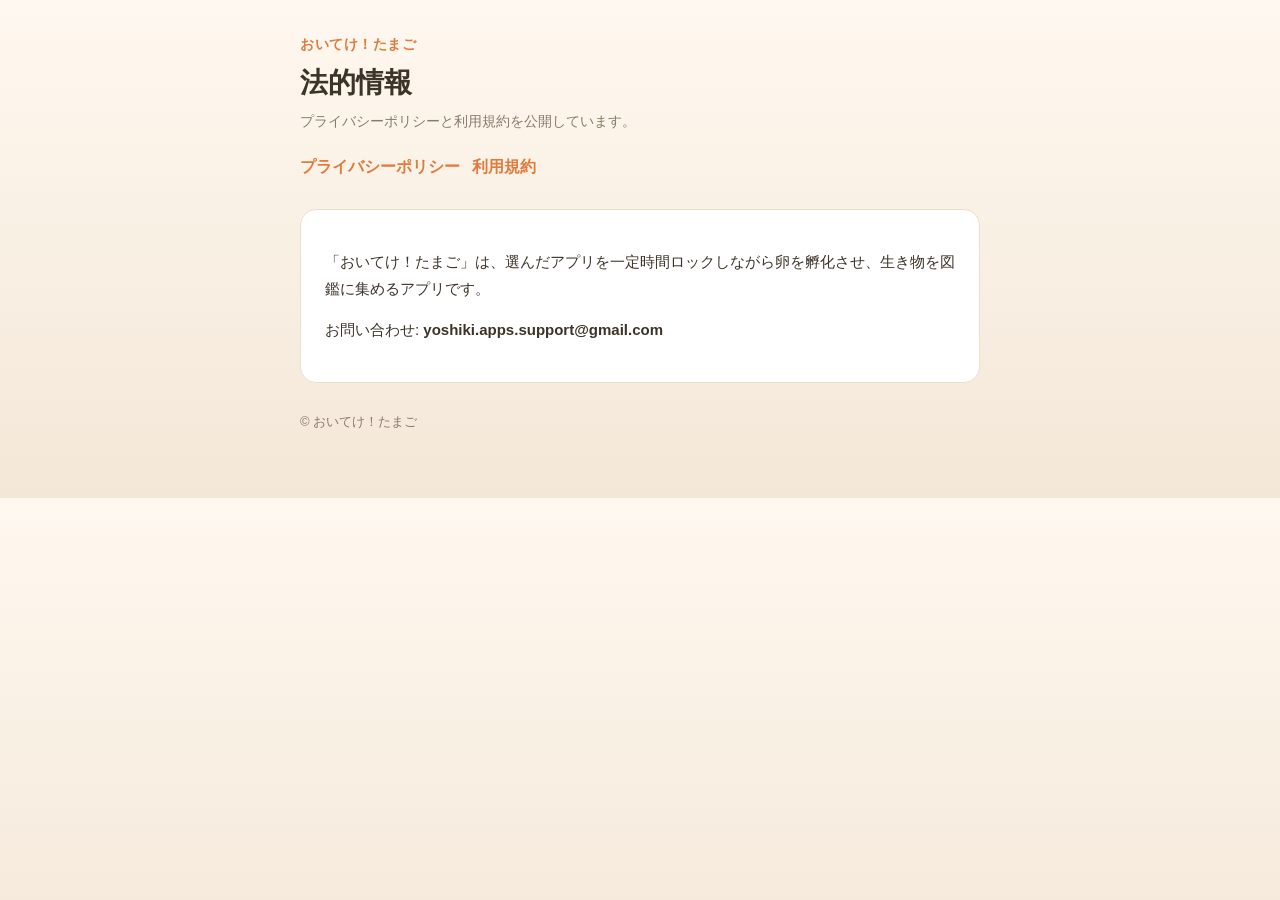
<file: index.html>
<!DOCTYPE html>
<html lang="ja">
  <head>
    <meta charset="utf-8" />
    <meta name="viewport" content="width=device-width, initial-scale=1" />
    <title>おいてけ！たまご 法的情報</title>
    <link rel="stylesheet" href="./styles.css" />
  </head>
  <body>
    <main>
      <header>
        <p class="brand">おいてけ！たまご</p>
        <h1>法的情報</h1>
        <p class="meta">プライバシーポリシーと利用規約を公開しています。</p>
        <nav>
          <a href="./privacy.html">プライバシーポリシー</a>
          <a href="./terms.html">利用規約</a>
        </nav>
      </header>
      <section class="card">
        <p>
          「おいてけ！たまご」は、選んだアプリを一定時間ロックしながら卵を孵化させ、生き物を図鑑に集めるアプリです。
        </p>
        <p>
          お問い合わせ: <strong>yoshiki.apps.support@gmail.com</strong>
        </p>
      </section>
      <footer>© おいてけ！たまご</footer>
    </main>
  </body>
</html>
</file>
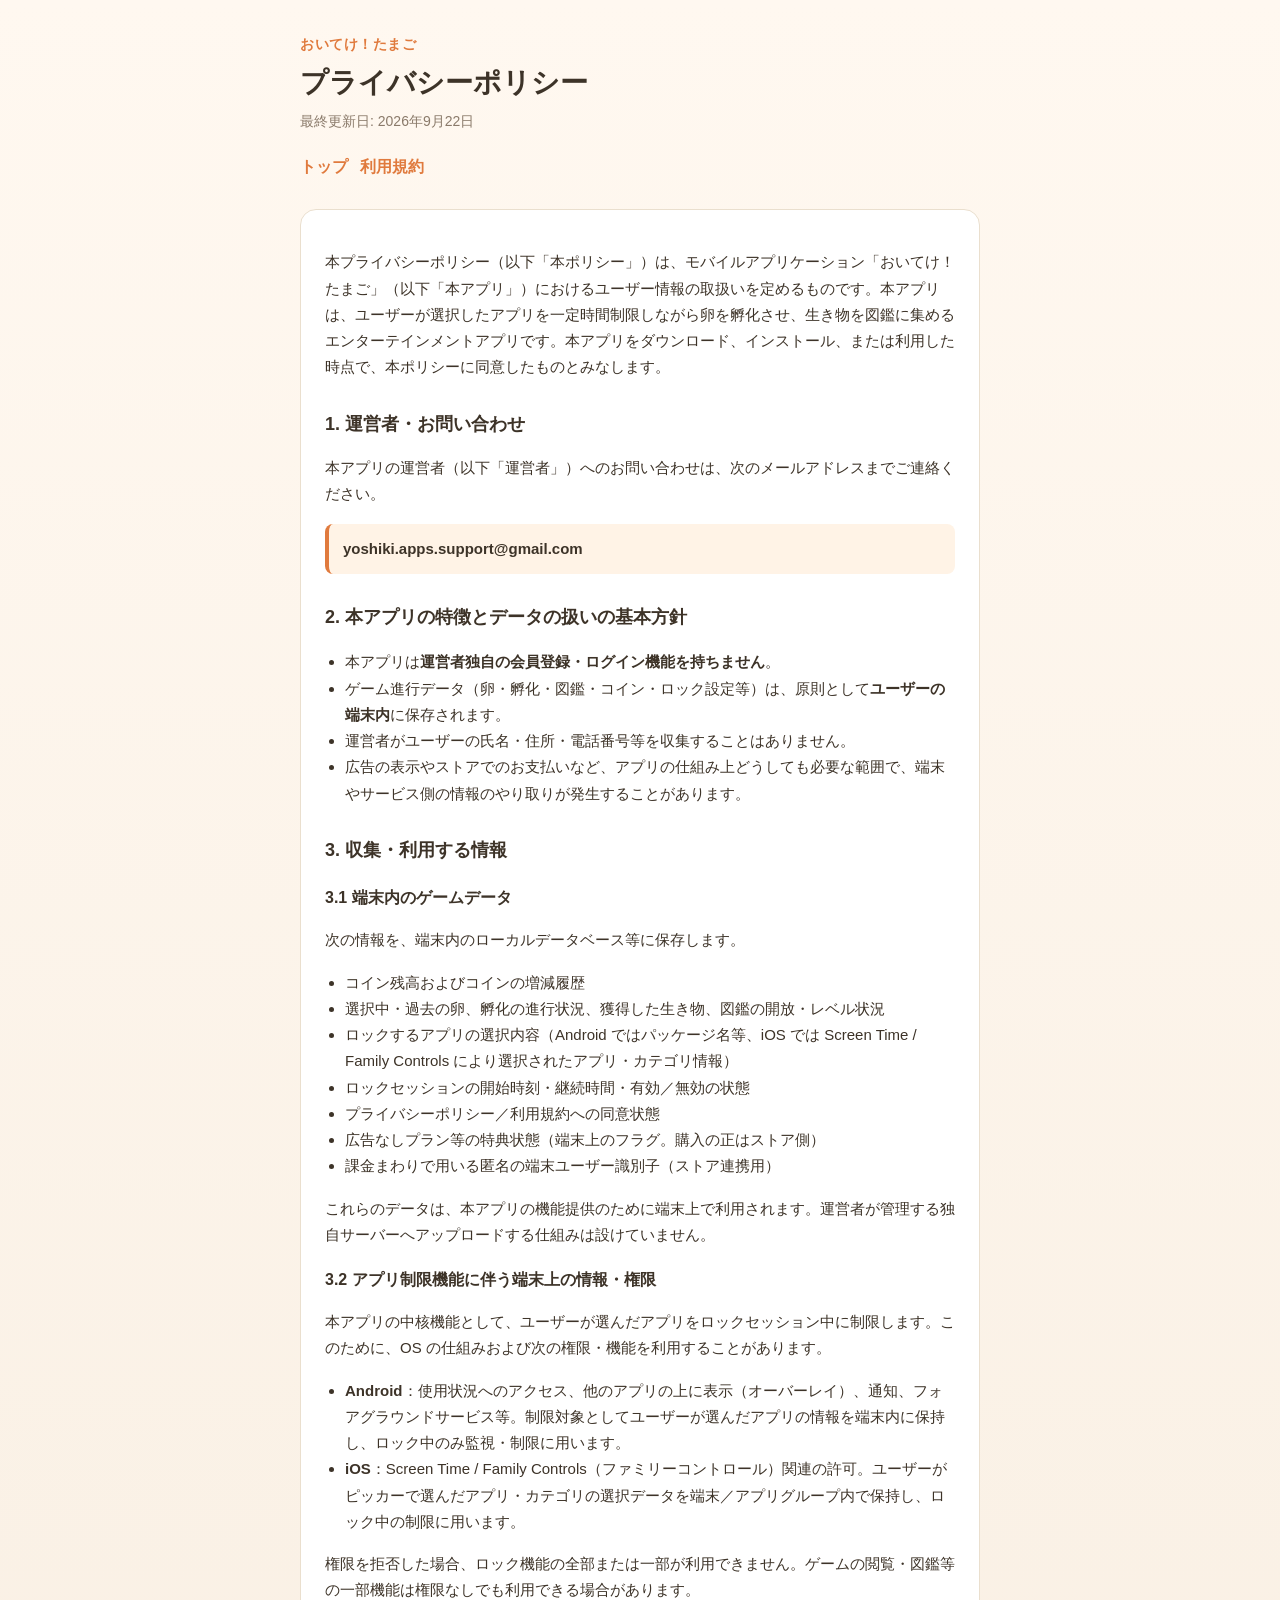
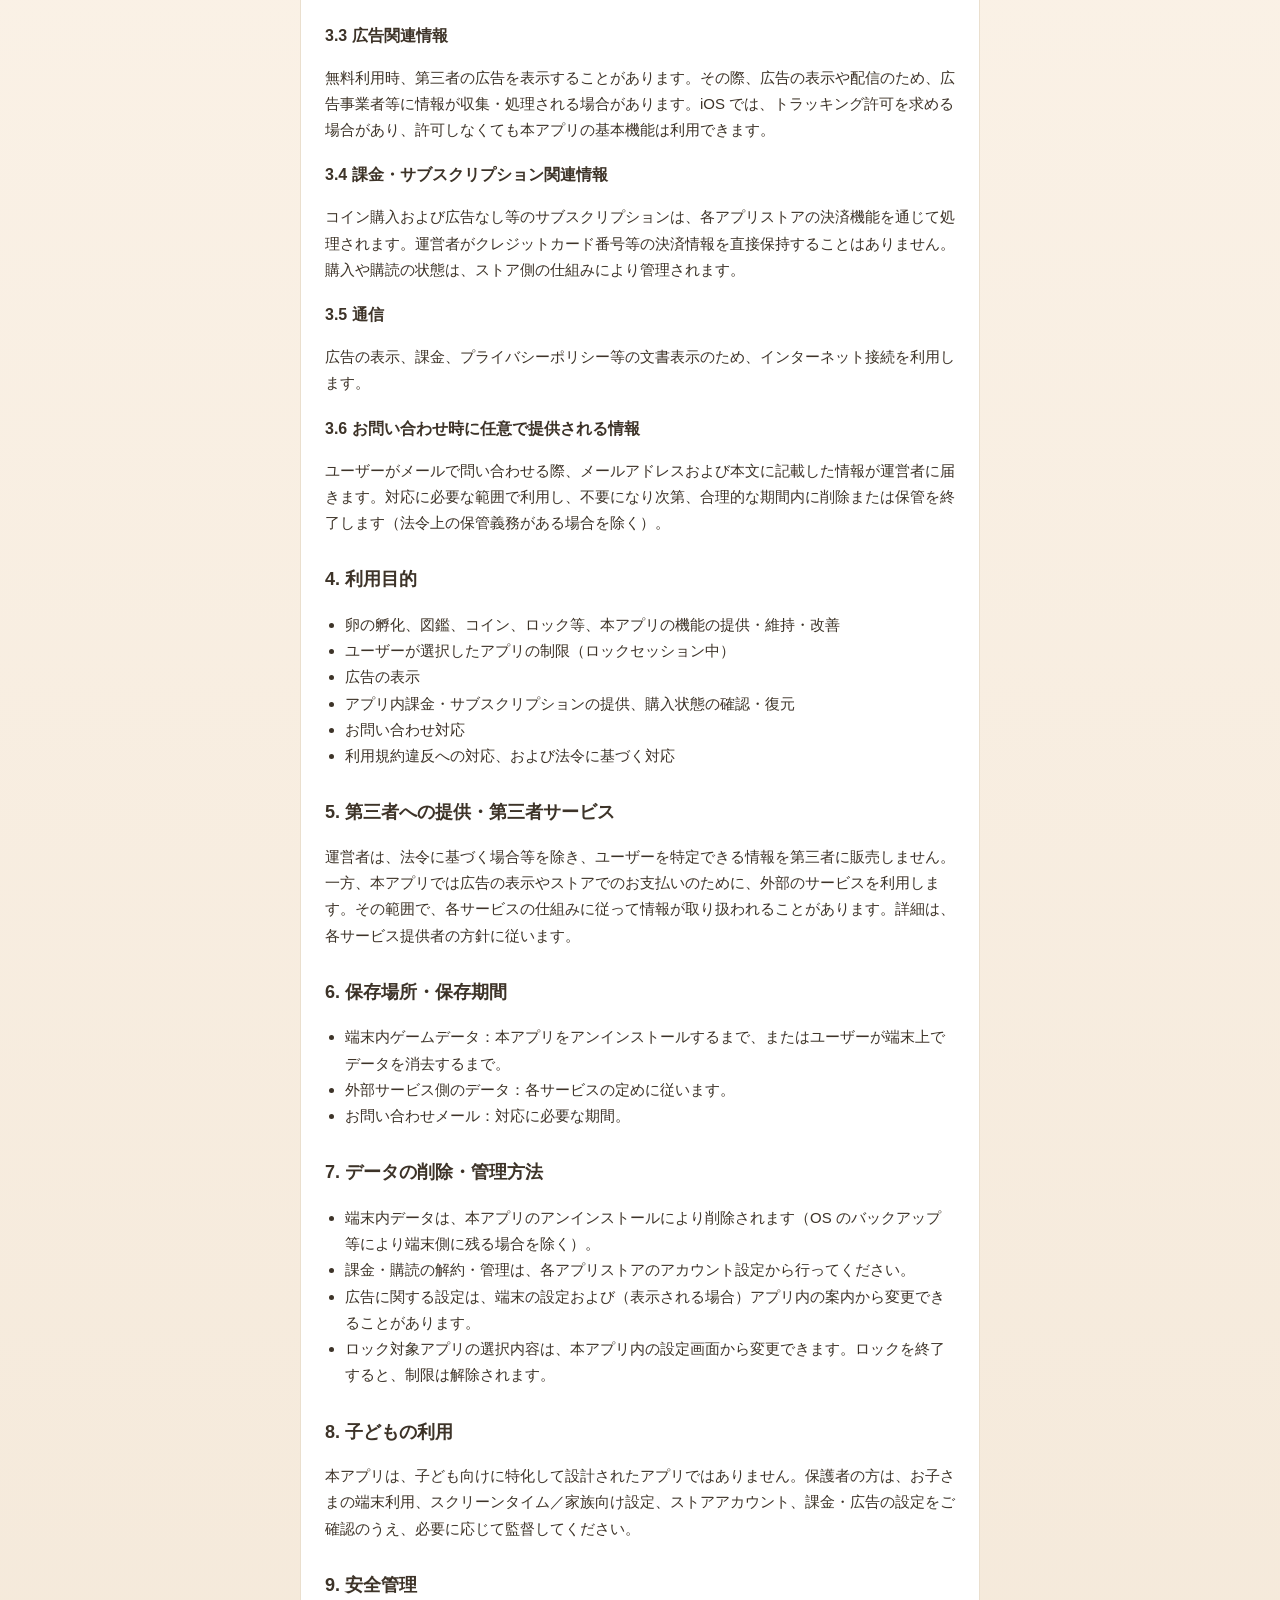
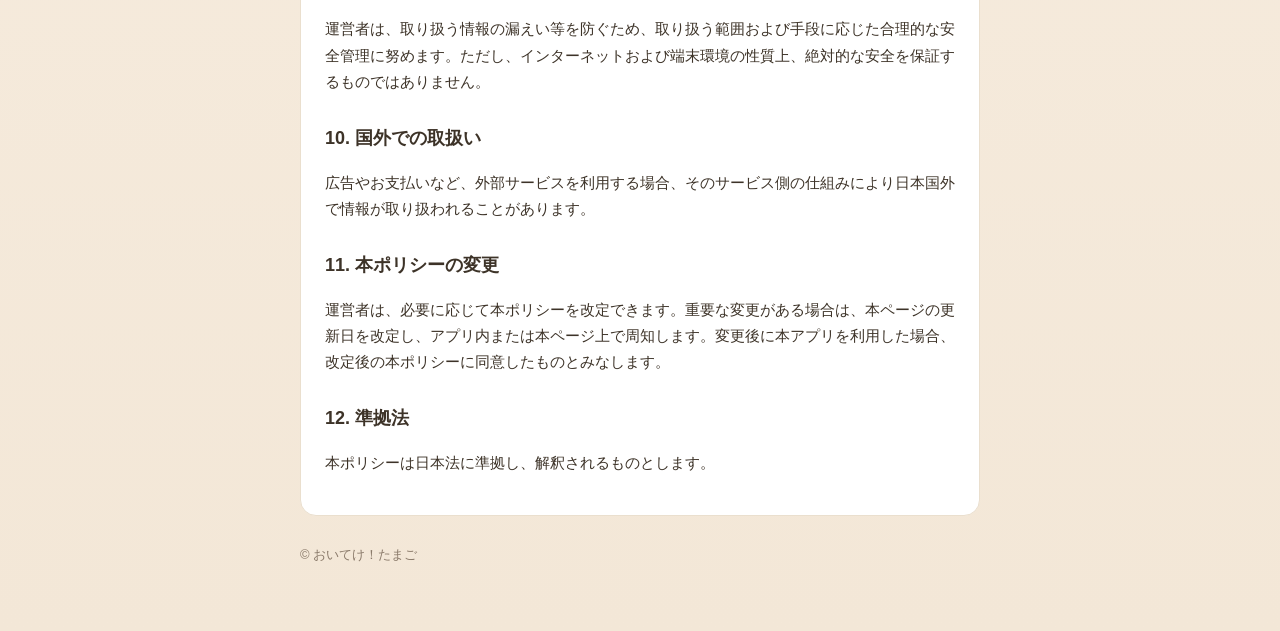
<file: privacy.html>
<!DOCTYPE html>
<html lang="ja">
  <head>
    <meta charset="utf-8" />
    <meta name="viewport" content="width=device-width, initial-scale=1" />
    <title>プライバシーポリシー | おいてけ！たまご</title>
    <link rel="stylesheet" href="./styles.css" />
  </head>
  <body>
    <main>
      <header>
        <p class="brand">おいてけ！たまご</p>
        <h1>プライバシーポリシー</h1>
        <p class="meta">最終更新日: 2026年9月22日</p>
        <nav>
          <a href="./index.html">トップ</a>
          <a href="./terms.html">利用規約</a>
        </nav>
      </header>

      <article class="card">
        <p>
          本プライバシーポリシー（以下「本ポリシー」）は、モバイルアプリケーション「おいてけ！たまご」（以下「本アプリ」）におけるユーザー情報の取扱いを定めるものです。本アプリは、ユーザーが選択したアプリを一定時間制限しながら卵を孵化させ、生き物を図鑑に集めるエンターテインメントアプリです。本アプリをダウンロード、インストール、または利用した時点で、本ポリシーに同意したものとみなします。
        </p>

        <h2>1. 運営者・お問い合わせ</h2>
        <p>
          本アプリの運営者（以下「運営者」）へのお問い合わせは、次のメールアドレスまでご連絡ください。
        </p>
        <p class="note">
          <strong>yoshiki.apps.support@gmail.com</strong>
        </p>

        <h2>2. 本アプリの特徴とデータの扱いの基本方針</h2>
        <ul>
          <li>本アプリは<strong>運営者独自の会員登録・ログイン機能を持ちません</strong>。</li>
          <li>ゲーム進行データ（卵・孵化・図鑑・コイン・ロック設定等）は、原則として<strong>ユーザーの端末内</strong>に保存されます。</li>
          <li>運営者がユーザーの氏名・住所・電話番号等を収集することはありません。</li>
          <li>広告の表示やストアでのお支払いなど、アプリの仕組み上どうしても必要な範囲で、端末やサービス側の情報のやり取りが発生することがあります。</li>
        </ul>

        <h2>3. 収集・利用する情報</h2>

        <h3>3.1 端末内のゲームデータ</h3>
        <p>次の情報を、端末内のローカルデータベース等に保存します。</p>
        <ul>
          <li>コイン残高およびコインの増減履歴</li>
          <li>選択中・過去の卵、孵化の進行状況、獲得した生き物、図鑑の開放・レベル状況</li>
          <li>ロックするアプリの選択内容（Android ではパッケージ名等、iOS では Screen Time / Family Controls により選択されたアプリ・カテゴリ情報）</li>
          <li>ロックセッションの開始時刻・継続時間・有効／無効の状態</li>
          <li>プライバシーポリシー／利用規約への同意状態</li>
          <li>広告なしプラン等の特典状態（端末上のフラグ。購入の正はストア側）</li>
          <li>課金まわりで用いる匿名の端末ユーザー識別子（ストア連携用）</li>
        </ul>
        <p>
          これらのデータは、本アプリの機能提供のために端末上で利用されます。運営者が管理する独自サーバーへアップロードする仕組みは設けていません。
        </p>

        <h3>3.2 アプリ制限機能に伴う端末上の情報・権限</h3>
        <p>
          本アプリの中核機能として、ユーザーが選んだアプリをロックセッション中に制限します。このために、OS の仕組みおよび次の権限・機能を利用することがあります。
        </p>
        <ul>
          <li>
            <strong>Android</strong>：使用状況へのアクセス、他のアプリの上に表示（オーバーレイ）、通知、フォアグラウンドサービス等。制限対象としてユーザーが選んだアプリの情報を端末内に保持し、ロック中のみ監視・制限に用います。
          </li>
          <li>
            <strong>iOS</strong>：Screen Time / Family Controls（ファミリーコントロール）関連の許可。ユーザーがピッカーで選んだアプリ・カテゴリの選択データを端末／アプリグループ内で保持し、ロック中の制限に用います。
          </li>
        </ul>
        <p>
          権限を拒否した場合、ロック機能の全部または一部が利用できません。ゲームの閲覧・図鑑等の一部機能は権限なしでも利用できる場合があります。
        </p>

        <h3>3.3 広告関連情報</h3>
        <p>
          無料利用時、第三者の広告を表示することがあります。その際、広告の表示や配信のため、広告事業者等に情報が収集・処理される場合があります。iOS では、トラッキング許可を求める場合があり、許可しなくても本アプリの基本機能は利用できます。
        </p>

        <h3>3.4 課金・サブスクリプション関連情報</h3>
        <p>
          コイン購入および広告なし等のサブスクリプションは、各アプリストアの決済機能を通じて処理されます。運営者がクレジットカード番号等の決済情報を直接保持することはありません。購入や購読の状態は、ストア側の仕組みにより管理されます。
        </p>

        <h3>3.5 通信</h3>
        <p>
          広告の表示、課金、プライバシーポリシー等の文書表示のため、インターネット接続を利用します。
        </p>

        <h3>3.6 お問い合わせ時に任意で提供される情報</h3>
        <p>
          ユーザーがメールで問い合わせる際、メールアドレスおよび本文に記載した情報が運営者に届きます。対応に必要な範囲で利用し、不要になり次第、合理的な期間内に削除または保管を終了します（法令上の保管義務がある場合を除く）。
        </p>

        <h2>4. 利用目的</h2>
        <ul>
          <li>卵の孵化、図鑑、コイン、ロック等、本アプリの機能の提供・維持・改善</li>
          <li>ユーザーが選択したアプリの制限（ロックセッション中）</li>
          <li>広告の表示</li>
          <li>アプリ内課金・サブスクリプションの提供、購入状態の確認・復元</li>
          <li>お問い合わせ対応</li>
          <li>利用規約違反への対応、および法令に基づく対応</li>
        </ul>

        <h2>5. 第三者への提供・第三者サービス</h2>
        <p>
          運営者は、法令に基づく場合等を除き、ユーザーを特定できる情報を第三者に販売しません。一方、本アプリでは広告の表示やストアでのお支払いのために、外部のサービスを利用します。その範囲で、各サービスの仕組みに従って情報が取り扱われることがあります。詳細は、各サービス提供者の方針に従います。
        </p>

        <h2>6. 保存場所・保存期間</h2>
        <ul>
          <li>端末内ゲームデータ：本アプリをアンインストールするまで、またはユーザーが端末上でデータを消去するまで。</li>
          <li>外部サービス側のデータ：各サービスの定めに従います。</li>
          <li>お問い合わせメール：対応に必要な期間。</li>
        </ul>

        <h2>7. データの削除・管理方法</h2>
        <ul>
          <li>端末内データは、本アプリのアンインストールにより削除されます（OS のバックアップ等により端末側に残る場合を除く）。</li>
          <li>課金・購読の解約・管理は、各アプリストアのアカウント設定から行ってください。</li>
          <li>広告に関する設定は、端末の設定および（表示される場合）アプリ内の案内から変更できることがあります。</li>
          <li>ロック対象アプリの選択内容は、本アプリ内の設定画面から変更できます。ロックを終了すると、制限は解除されます。</li>
        </ul>

        <h2>8. 子どもの利用</h2>
        <p>
          本アプリは、子ども向けに特化して設計されたアプリではありません。保護者の方は、お子さまの端末利用、スクリーンタイム／家族向け設定、ストアアカウント、課金・広告の設定をご確認のうえ、必要に応じて監督してください。
        </p>

        <h2>9. 安全管理</h2>
        <p>
          運営者は、取り扱う情報の漏えい等を防ぐため、取り扱う範囲および手段に応じた合理的な安全管理に努めます。ただし、インターネットおよび端末環境の性質上、絶対的な安全を保証するものではありません。
        </p>

        <h2>10. 国外での取扱い</h2>
        <p>
          広告やお支払いなど、外部サービスを利用する場合、そのサービス側の仕組みにより日本国外で情報が取り扱われることがあります。
        </p>

        <h2>11. 本ポリシーの変更</h2>
        <p>
          運営者は、必要に応じて本ポリシーを改定できます。重要な変更がある場合は、本ページの更新日を改定し、アプリ内または本ページ上で周知します。変更後に本アプリを利用した場合、改定後の本ポリシーに同意したものとみなします。
        </p>

        <h2>12. 準拠法</h2>
        <p>本ポリシーは日本法に準拠し、解釈されるものとします。</p>
      </article>

      <footer>© おいてけ！たまご</footer>
    </main>
  </body>
</html>
</file>
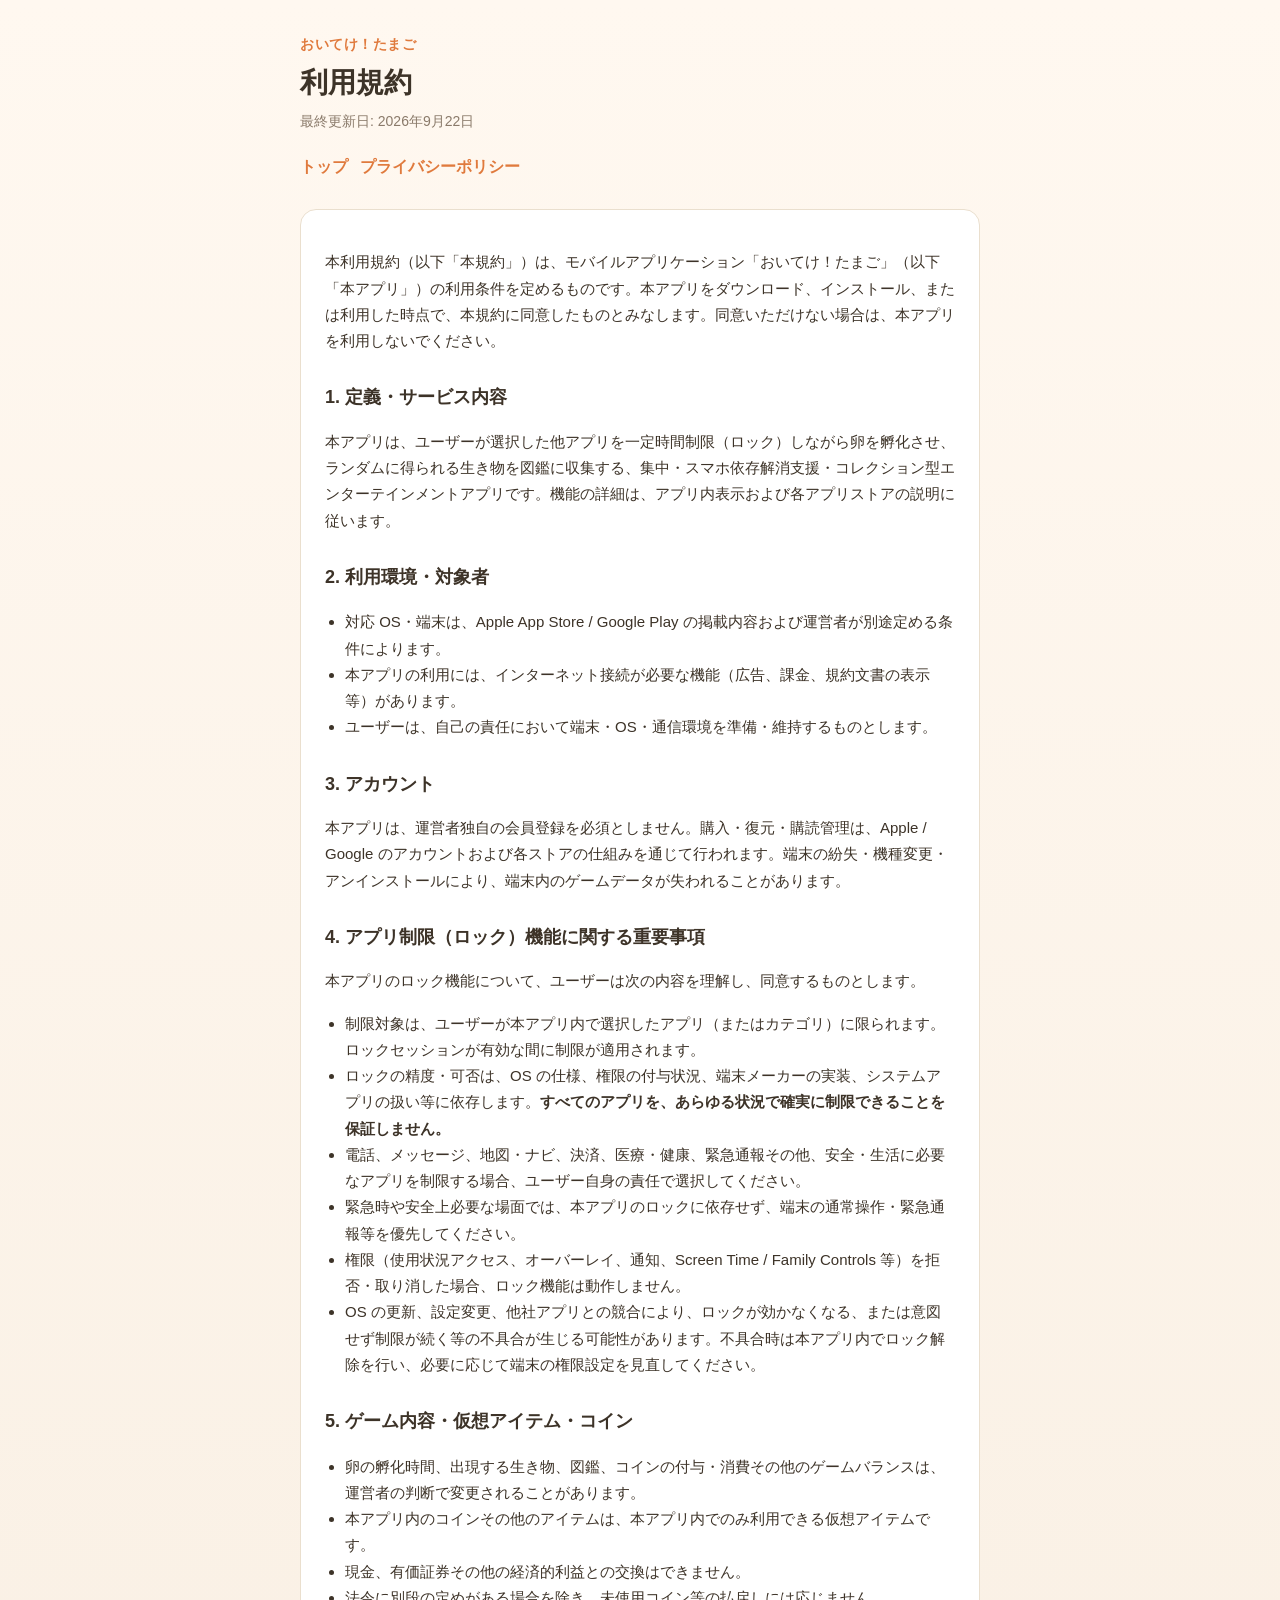
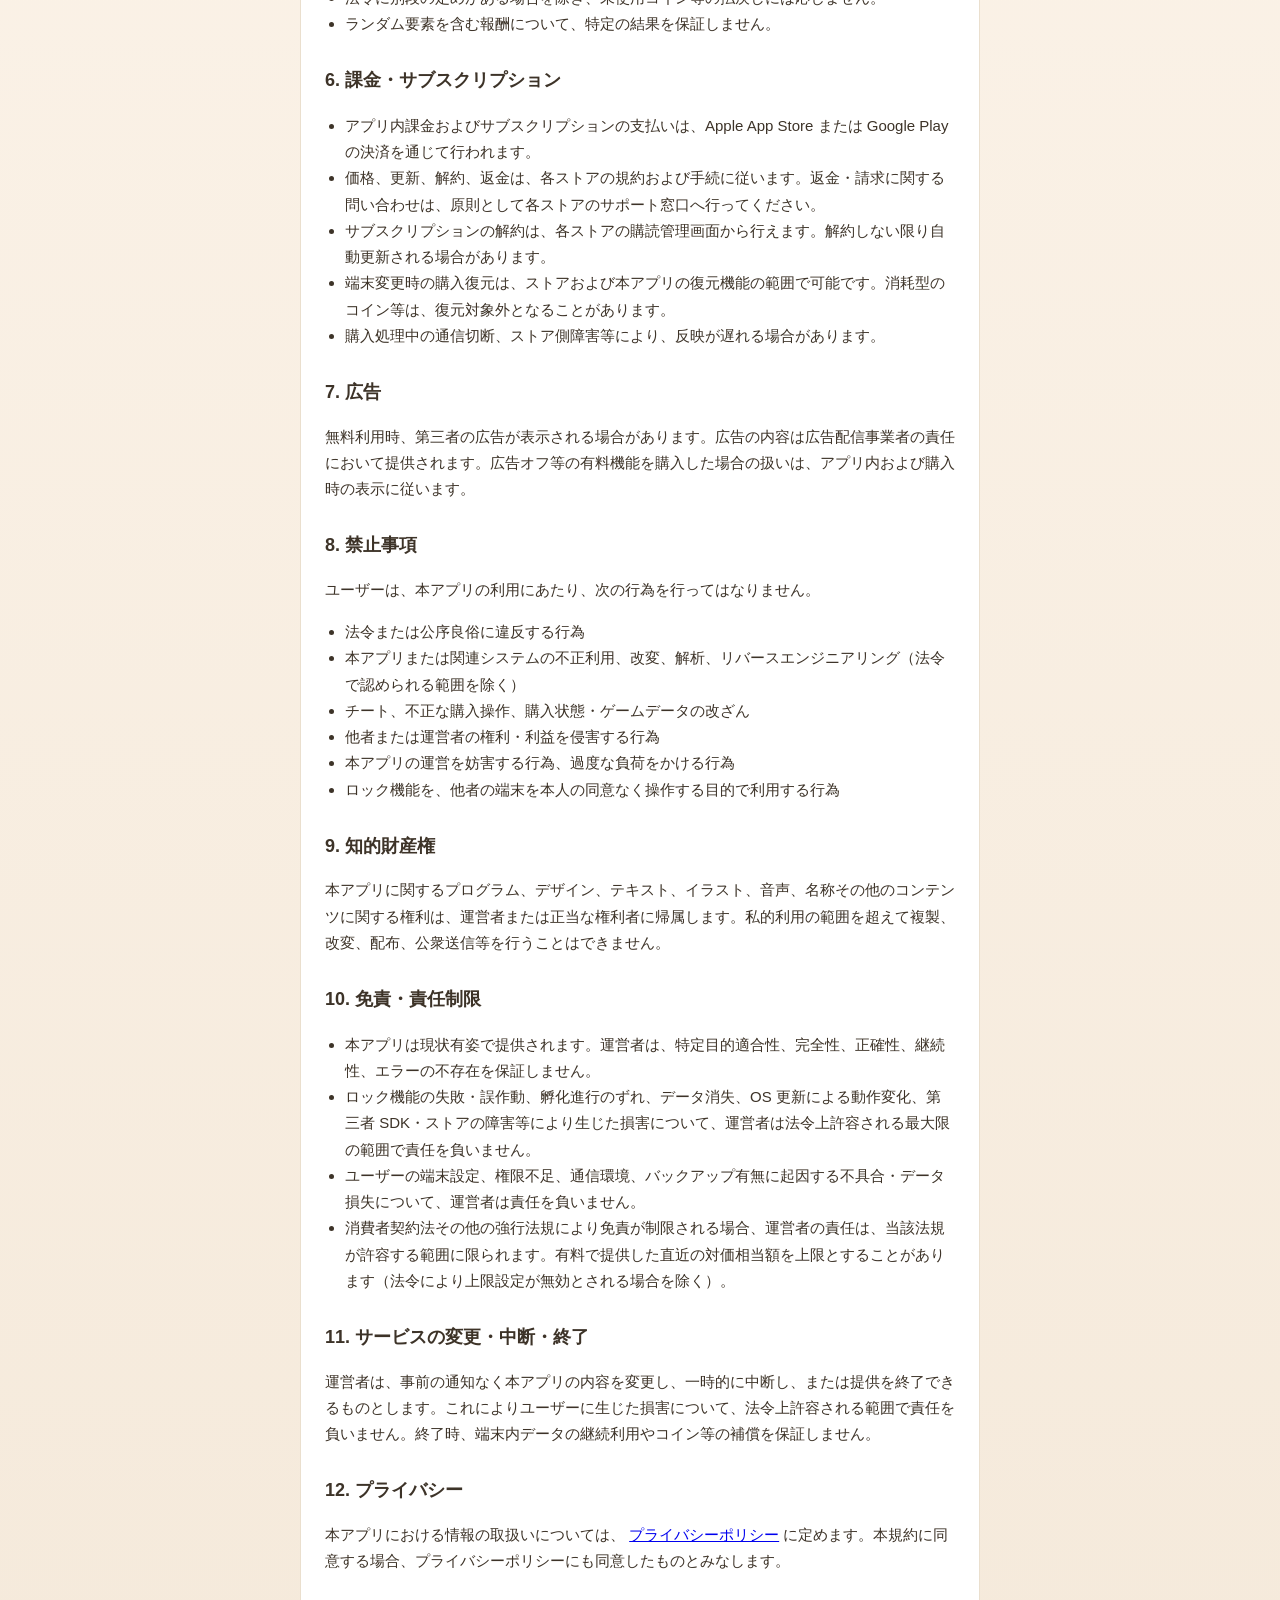
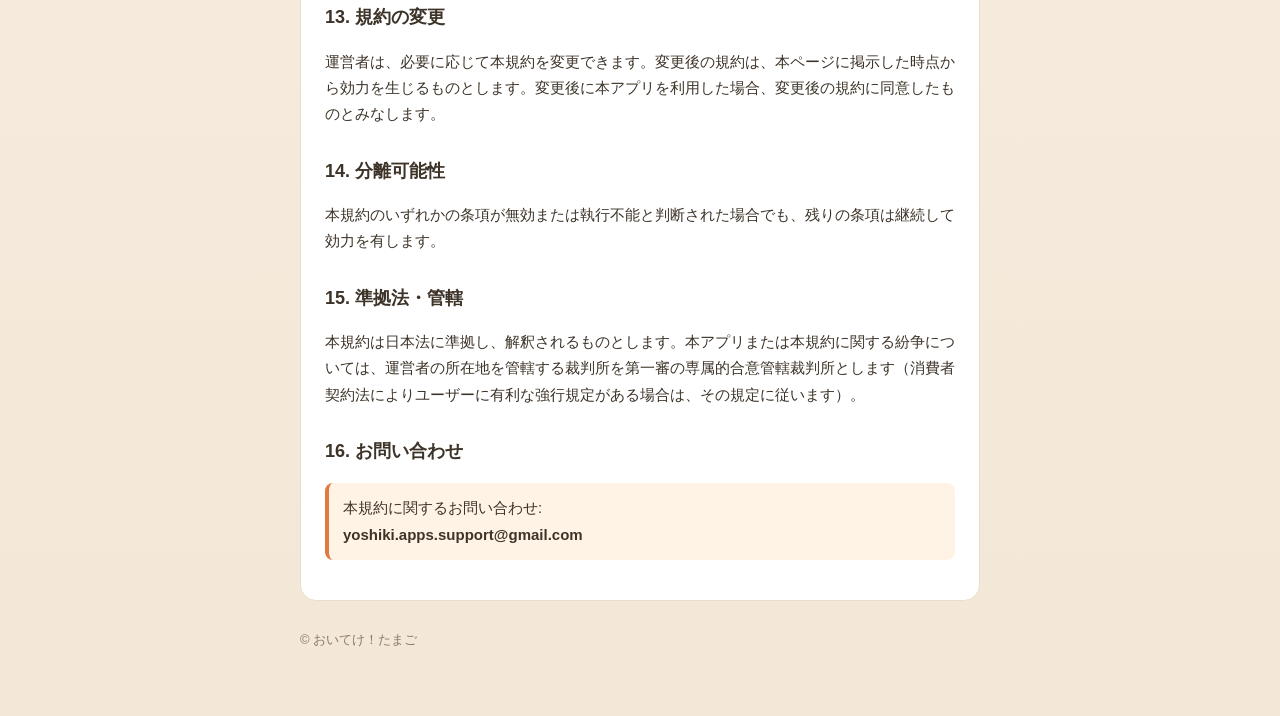
<file: terms.html>
<!DOCTYPE html>
<html lang="ja">
  <head>
    <meta charset="utf-8" />
    <meta name="viewport" content="width=device-width, initial-scale=1" />
    <title>利用規約 | おいてけ！たまご</title>
    <link rel="stylesheet" href="./styles.css" />
  </head>
  <body>
    <main>
      <header>
        <p class="brand">おいてけ！たまご</p>
        <h1>利用規約</h1>
        <p class="meta">最終更新日: 2026年9月22日</p>
        <nav>
          <a href="./index.html">トップ</a>
          <a href="./privacy.html">プライバシーポリシー</a>
        </nav>
      </header>

      <article class="card">
        <p>
          本利用規約（以下「本規約」）は、モバイルアプリケーション「おいてけ！たまご」（以下「本アプリ」）の利用条件を定めるものです。本アプリをダウンロード、インストール、または利用した時点で、本規約に同意したものとみなします。同意いただけない場合は、本アプリを利用しないでください。
        </p>

        <h2>1. 定義・サービス内容</h2>
        <p>
          本アプリは、ユーザーが選択した他アプリを一定時間制限（ロック）しながら卵を孵化させ、ランダムに得られる生き物を図鑑に収集する、集中・スマホ依存解消支援・コレクション型エンターテインメントアプリです。機能の詳細は、アプリ内表示および各アプリストアの説明に従います。
        </p>

        <h2>2. 利用環境・対象者</h2>
        <ul>
          <li>対応 OS・端末は、Apple App Store / Google Play の掲載内容および運営者が別途定める条件によります。</li>
          <li>本アプリの利用には、インターネット接続が必要な機能（広告、課金、規約文書の表示等）があります。</li>
          <li>ユーザーは、自己の責任において端末・OS・通信環境を準備・維持するものとします。</li>
        </ul>

        <h2>3. アカウント</h2>
        <p>
          本アプリは、運営者独自の会員登録を必須としません。購入・復元・購読管理は、Apple / Google のアカウントおよび各ストアの仕組みを通じて行われます。端末の紛失・機種変更・アンインストールにより、端末内のゲームデータが失われることがあります。
        </p>

        <h2>4. アプリ制限（ロック）機能に関する重要事項</h2>
        <p>本アプリのロック機能について、ユーザーは次の内容を理解し、同意するものとします。</p>
        <ul>
          <li>制限対象は、ユーザーが本アプリ内で選択したアプリ（またはカテゴリ）に限られます。ロックセッションが有効な間に制限が適用されます。</li>
          <li>ロックの精度・可否は、OS の仕様、権限の付与状況、端末メーカーの実装、システムアプリの扱い等に依存します。<strong>すべてのアプリを、あらゆる状況で確実に制限できることを保証しません。</strong></li>
          <li>電話、メッセージ、地図・ナビ、決済、医療・健康、緊急通報その他、安全・生活に必要なアプリを制限する場合、ユーザー自身の責任で選択してください。</li>
          <li>緊急時や安全上必要な場面では、本アプリのロックに依存せず、端末の通常操作・緊急通報等を優先してください。</li>
          <li>権限（使用状況アクセス、オーバーレイ、通知、Screen Time / Family Controls 等）を拒否・取り消した場合、ロック機能は動作しません。</li>
          <li>OS の更新、設定変更、他社アプリとの競合により、ロックが効かなくなる、または意図せず制限が続く等の不具合が生じる可能性があります。不具合時は本アプリ内でロック解除を行い、必要に応じて端末の権限設定を見直してください。</li>
        </ul>

        <h2>5. ゲーム内容・仮想アイテム・コイン</h2>
        <ul>
          <li>卵の孵化時間、出現する生き物、図鑑、コインの付与・消費その他のゲームバランスは、運営者の判断で変更されることがあります。</li>
          <li>本アプリ内のコインその他のアイテムは、本アプリ内でのみ利用できる仮想アイテムです。</li>
          <li>現金、有価証券その他の経済的利益との交換はできません。</li>
          <li>法令に別段の定めがある場合を除き、未使用コイン等の払戻しには応じません。</li>
          <li>ランダム要素を含む報酬について、特定の結果を保証しません。</li>
        </ul>

        <h2>6. 課金・サブスクリプション</h2>
        <ul>
          <li>アプリ内課金およびサブスクリプションの支払いは、Apple App Store または Google Play の決済を通じて行われます。</li>
          <li>価格、更新、解約、返金は、各ストアの規約および手続に従います。返金・請求に関する問い合わせは、原則として各ストアのサポート窓口へ行ってください。</li>
          <li>サブスクリプションの解約は、各ストアの購読管理画面から行えます。解約しない限り自動更新される場合があります。</li>
          <li>端末変更時の購入復元は、ストアおよび本アプリの復元機能の範囲で可能です。消耗型のコイン等は、復元対象外となることがあります。</li>
          <li>購入処理中の通信切断、ストア側障害等により、反映が遅れる場合があります。</li>
        </ul>

        <h2>7. 広告</h2>
        <p>
          無料利用時、第三者の広告が表示される場合があります。広告の内容は広告配信事業者の責任において提供されます。広告オフ等の有料機能を購入した場合の扱いは、アプリ内および購入時の表示に従います。
        </p>

        <h2>8. 禁止事項</h2>
        <p>ユーザーは、本アプリの利用にあたり、次の行為を行ってはなりません。</p>
        <ul>
          <li>法令または公序良俗に違反する行為</li>
          <li>本アプリまたは関連システムの不正利用、改変、解析、リバースエンジニアリング（法令で認められる範囲を除く）</li>
          <li>チート、不正な購入操作、購入状態・ゲームデータの改ざん</li>
          <li>他者または運営者の権利・利益を侵害する行為</li>
          <li>本アプリの運営を妨害する行為、過度な負荷をかける行為</li>
          <li>ロック機能を、他者の端末を本人の同意なく操作する目的で利用する行為</li>
        </ul>

        <h2>9. 知的財産権</h2>
        <p>
          本アプリに関するプログラム、デザイン、テキスト、イラスト、音声、名称その他のコンテンツに関する権利は、運営者または正当な権利者に帰属します。私的利用の範囲を超えて複製、改変、配布、公衆送信等を行うことはできません。
        </p>

        <h2>10. 免責・責任制限</h2>
        <ul>
          <li>本アプリは現状有姿で提供されます。運営者は、特定目的適合性、完全性、正確性、継続性、エラーの不存在を保証しません。</li>
          <li>ロック機能の失敗・誤作動、孵化進行のずれ、データ消失、OS 更新による動作変化、第三者 SDK・ストアの障害等により生じた損害について、運営者は法令上許容される最大限の範囲で責任を負いません。</li>
          <li>ユーザーの端末設定、権限不足、通信環境、バックアップ有無に起因する不具合・データ損失について、運営者は責任を負いません。</li>
          <li>消費者契約法その他の強行法規により免責が制限される場合、運営者の責任は、当該法規が許容する範囲に限られます。有料で提供した直近の対価相当額を上限とすることがあります（法令により上限設定が無効とされる場合を除く）。</li>
        </ul>

        <h2>11. サービスの変更・中断・終了</h2>
        <p>
          運営者は、事前の通知なく本アプリの内容を変更し、一時的に中断し、または提供を終了できるものとします。これによりユーザーに生じた損害について、法令上許容される範囲で責任を負いません。終了時、端末内データの継続利用やコイン等の補償を保証しません。
        </p>

        <h2>12. プライバシー</h2>
        <p>
          本アプリにおける情報の取扱いについては、
          <a href="./privacy.html">プライバシーポリシー</a>
          に定めます。本規約に同意する場合、プライバシーポリシーにも同意したものとみなします。
        </p>

        <h2>13. 規約の変更</h2>
        <p>
          運営者は、必要に応じて本規約を変更できます。変更後の規約は、本ページに掲示した時点から効力を生じるものとします。変更後に本アプリを利用した場合、変更後の規約に同意したものとみなします。
        </p>

        <h2>14. 分離可能性</h2>
        <p>
          本規約のいずれかの条項が無効または執行不能と判断された場合でも、残りの条項は継続して効力を有します。
        </p>

        <h2>15. 準拠法・管轄</h2>
        <p>
          本規約は日本法に準拠し、解釈されるものとします。本アプリまたは本規約に関する紛争については、運営者の所在地を管轄する裁判所を第一審の専属的合意管轄裁判所とします（消費者契約法によりユーザーに有利な強行規定がある場合は、その規定に従います）。
        </p>

        <h2>16. お問い合わせ</h2>
        <p class="note">
          本規約に関するお問い合わせ:<br />
          <strong>yoshiki.apps.support@gmail.com</strong>
        </p>
      </article>

      <footer>© おいてけ！たまご</footer>
    </main>
  </body>
</html>
</file>
<file: styles.css>
:root {
  color-scheme: light;
  --bg: #fff8f0;
  --card: #ffffff;
  --ink: #3d3328;
  --muted: #8a7a6a;
  --accent: #e07a3d;
  --line: #eadfce;
}

* {
  box-sizing: border-box;
}

body {
  margin: 0;
  font-family: "Hiragino Sans", "Hiragino Kaku Gothic ProN", "Noto Sans JP", Meiryo, sans-serif;
  background: linear-gradient(180deg, #fff8f0 0%, #f3e7d7 100%);
  color: var(--ink);
  line-height: 1.75;
}

main {
  max-width: 720px;
  margin: 0 auto;
  padding: 32px 20px 64px;
}

header {
  margin-bottom: 28px;
}

.brand {
  font-size: 14px;
  font-weight: 700;
  letter-spacing: 0.04em;
  color: var(--accent);
  margin: 0 0 8px;
}

h1 {
  margin: 0 0 8px;
  font-size: 28px;
  line-height: 1.3;
}

.meta {
  margin: 0;
  color: var(--muted);
  font-size: 14px;
}

nav {
  display: flex;
  flex-wrap: wrap;
  gap: 12px;
  margin: 20px 0 0;
}

nav a {
  color: var(--accent);
  font-weight: 600;
  text-decoration: none;
}

nav a:hover {
  text-decoration: underline;
}

.card {
  background: var(--card);
  border: 1px solid var(--line);
  border-radius: 16px;
  padding: 24px;
}

h2 {
  margin: 28px 0 10px;
  font-size: 18px;
}

h3 {
  margin: 18px 0 8px;
  font-size: 16px;
}

.card > h2:first-child {
  margin-top: 0;
}

p,
li {
  font-size: 15px;
}

ul {
  padding-left: 1.25em;
}

footer {
  margin-top: 28px;
  color: var(--muted);
  font-size: 13px;
}

.note {
  background: #fff3e6;
  border-left: 4px solid var(--accent);
  padding: 12px 14px;
  border-radius: 8px;
  margin: 16px 0;
}

@media (max-width: 480px) {
  h1 {
    font-size: 24px;
  }

  .card {
    padding: 18px;
  }
}
</file>
